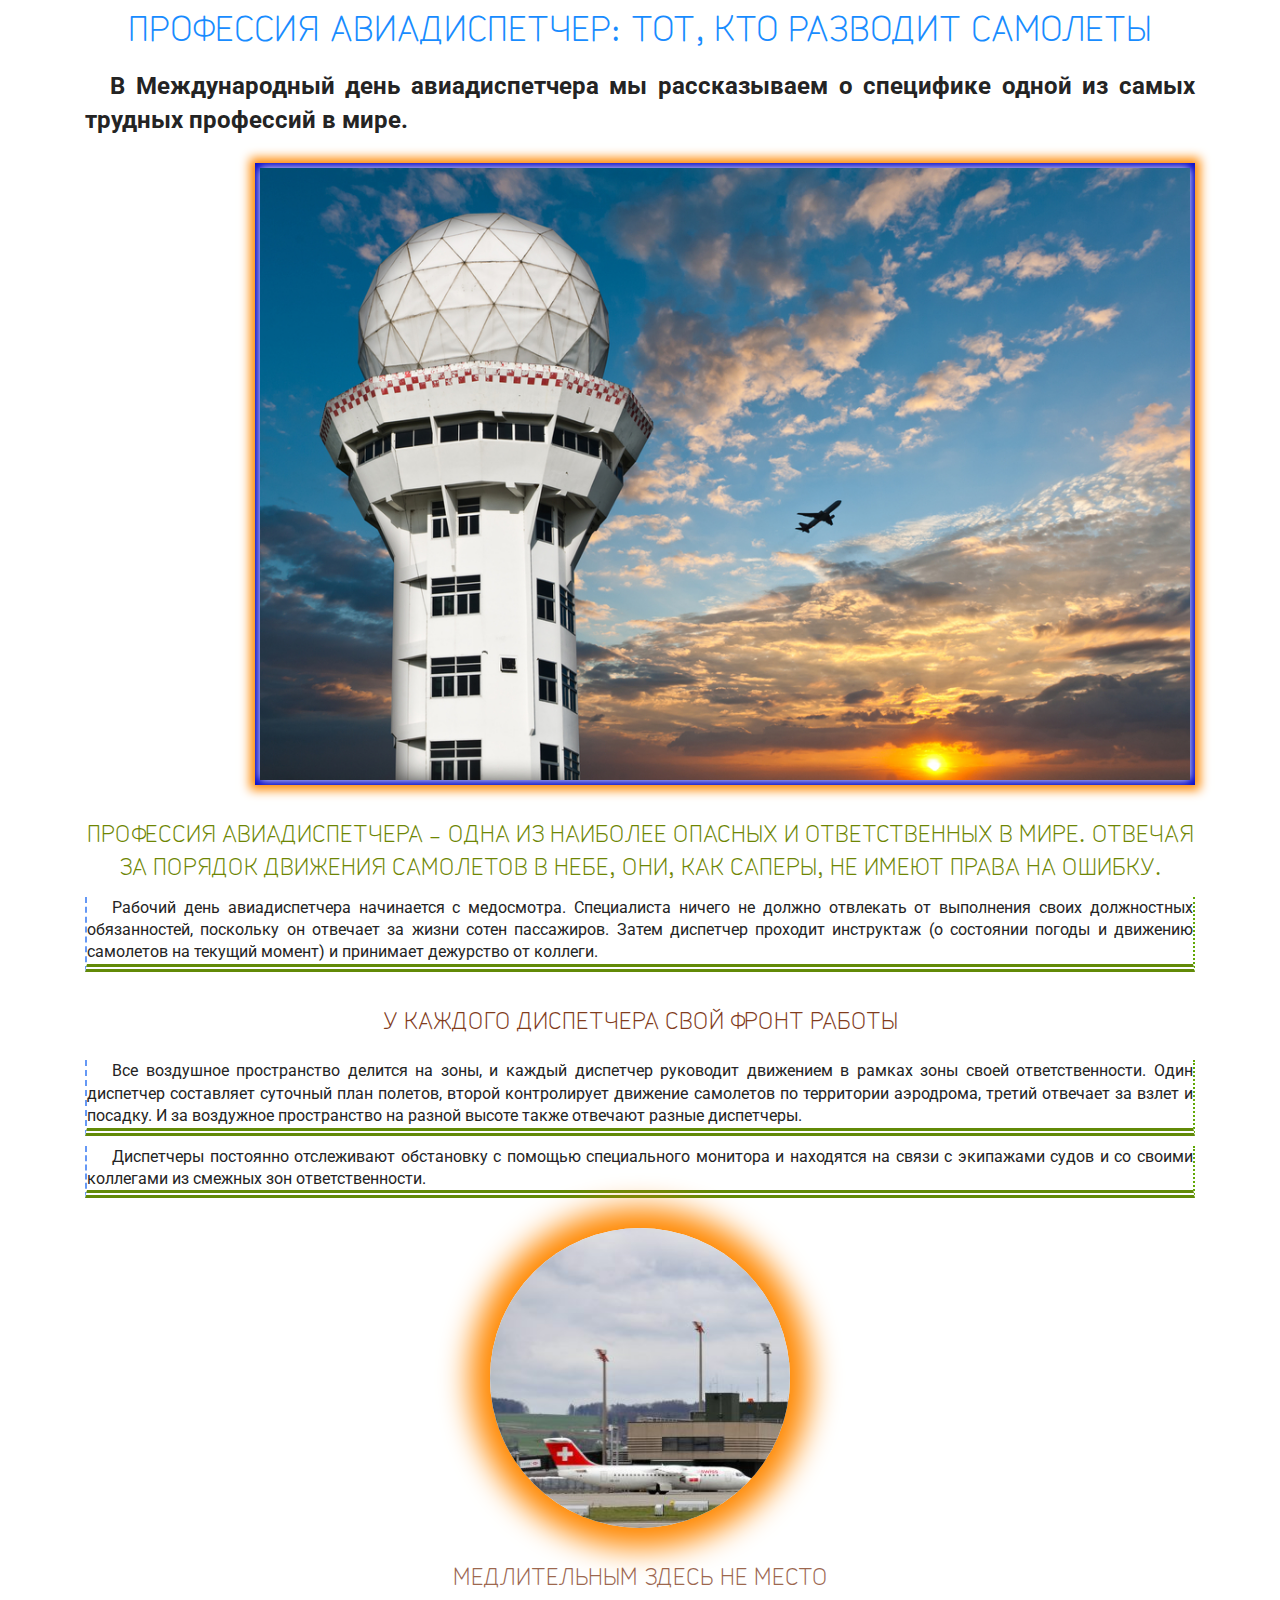
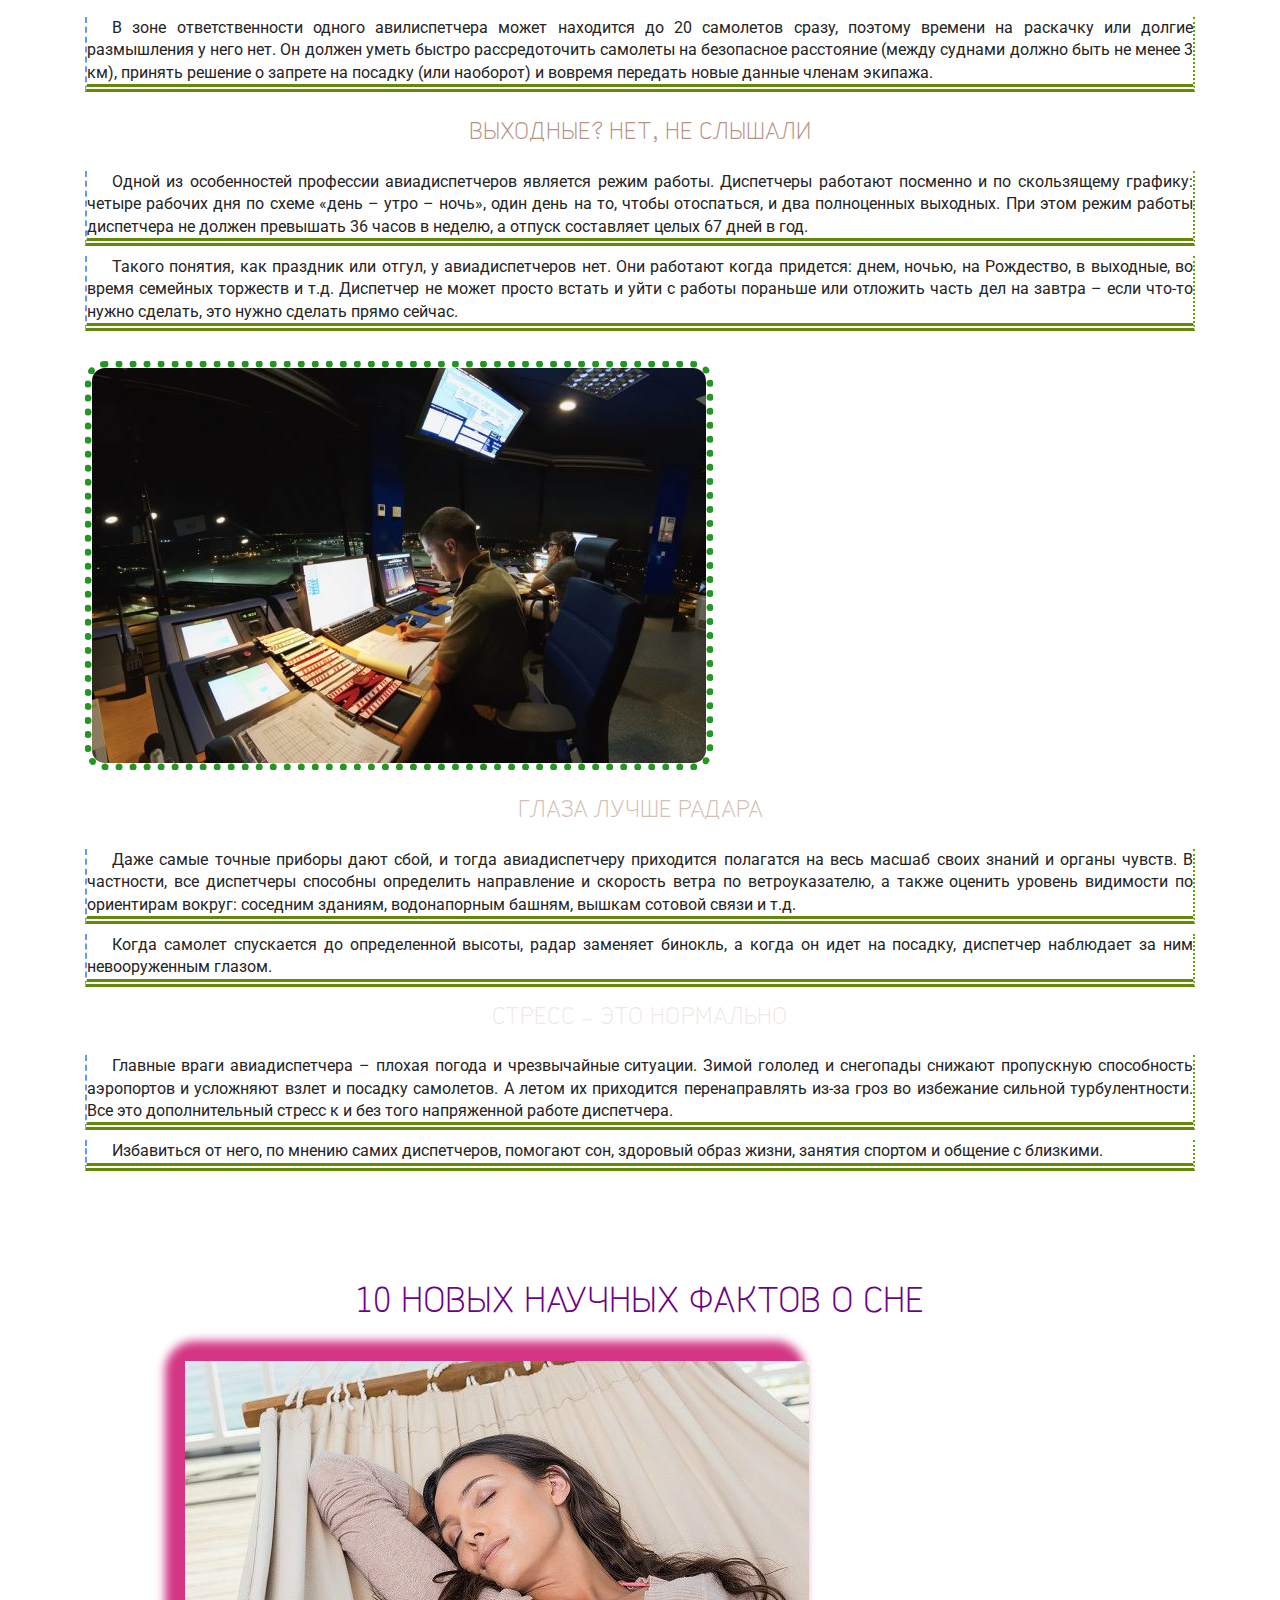
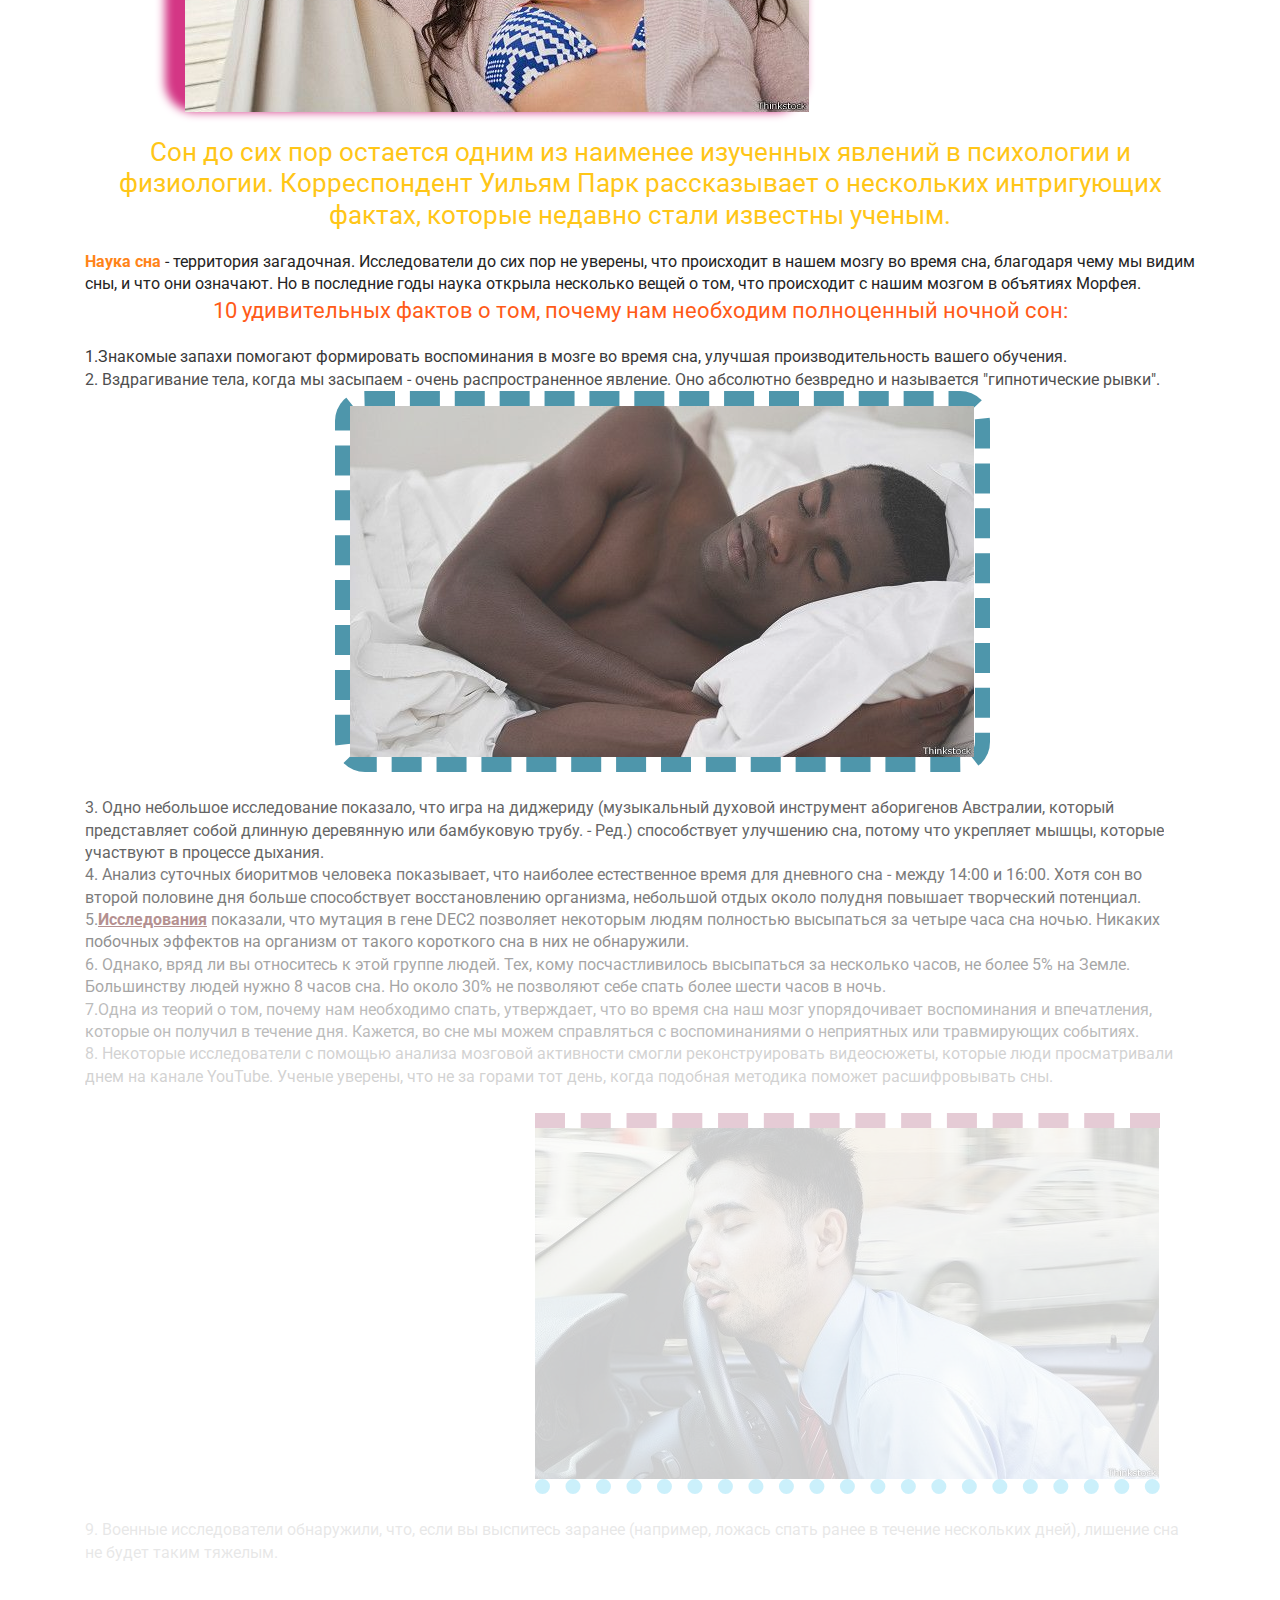
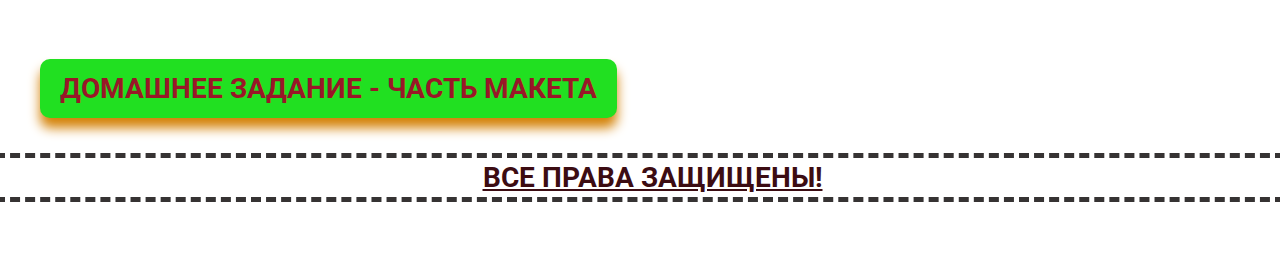
<file: index.html>
<!DOCTYPE html>
<html lang="ru">

<head>
	<meta charset="UTF-8">
	<meta http-equiv="X-UA-Compatible" content="IE=edge">
	<meta name="viewport" content="width=device-width, initial-scale=1.0">
	<link rel="stylesheet" href="css/style.css">
	<title>Lesson 6 - Курс Зима 2022</title>
</head>

<body>
	<div class="wrapper">
		<header class="header">
			<div class="container">
				<h1 class="header__title">Профессия авиадиспетчер: тот, кто разводит самолеты</h1>
				<p class="header__text">В Международный день авиадиспетчера мы рассказываем о специфике одной из самых
					трудных профессий в мире.</p>
				<div class="header__image"><img class="header__img" src="img/image-1.jpg" alt="control tower"></div>
			</div>
		</header>
		<main>
			<section class="controller">
				<div class="container">
					<div class="about">
						<h2 class="about__title">Профессия авиадиспетчера – одна из наиболее опасных и ответственных в мире.
							Отвечая за порядок движения самолетов в небе, они, как саперы, не имеют права на ошибку.</h2>
						<p class="about__text">Рабочий день авиадиспетчера начинается с медосмотра. Специалиста ничего не
							должно
							отвлекать от выполнения своих должностных обязанностей, поскольку он отвечает за жизни сотен
							пассажиров. Затем диспетчер проходит инструктаж (о состоянии погоды и движению самолетов на текущий
							момент) и принимает дежурство от коллеги.</p>
					</div>
					<div class="structure">
						<h3 class="structure__title">У каждого диспетчера свой фронт работы</h3>
						<div class="structure__text">
							<p>Все воздушное пространство делится на зоны, и каждый диспетчер руководит движением в рамках зоны
								своей ответственности. Один диспетчер составляет суточный план полетов, второй контролирует
								движение самолетов по территории аэродрома, третий отвечает за взлет и посадку. И за воздужное
								пространство на разной высоте также отвечают разные диспетчеры.</p>
							<p>Диспетчеры постоянно отслеживают обстановку с помощью специального монитора и находятся на связи
								с экипажами судов и со своими коллегами из смежных зон ответственности.</p>
						</div>
						<div class="structure__image"><img class="structure__img" src="img/image-2.jpg" alt="airfield"></div>
					</div>
					<div class="capacity">
						<h3 class="capacity__title">Медлительным здесь не место</h3>
						<div class="capacity__text">
							<p>В зоне ответственности одного авилиспетчера может находится до 20 самолетов сразу, поэтому
								времени на раскачку или долгие размышления у него нет. Он должен уметь быстро рассредоточить
								самолеты на безопасное расстояние (между суднами должно быть не менее 3 км), принять решение о
								запрете на посадку (или наоборот) и вовремя передать новые данные членам экипажа.</p>
						</div>
					</div>
					<div class="rest">
						<h3 class="rest__title">Выходные? Нет, не слышали</h3>
						<div class="rest__text">
							<p>Одной из особенностей профессии авиадиспетчеров является режим работы. Диспетчеры работают
								посменно и по скользящему графику: четыре рабочих дня по схеме «день – утро – ночь», один день
								на то, чтобы отоспаться, и два полноценных выходных. При этом режим работы диспетчера не должен
								превышать 36 часов в неделю, а отпуск составляет целых 67 дней в год.</p>
							<p>Такого понятия, как праздник или отгул, у авиадиспетчеров нет. Они работают когда придется:
								днем, ночью, на Рождество, в выходные, во время семейных торжеств и т.д. Диспетчер не может
								просто встать и уйти с работы пораньше или отложить часть дел на завтра – если что-то нужно
								сделать, это нужно сделать прямо сейчас.</p>
							<img class="rest__img" src="img/image-3.jpg" alt="nightshift">
						</div>
					</div>
					<div class="sense">
						<h3 class="sense__title">Глаза лучше радара</h3>
						<div class="sense__text">
							<p>Даже самые точные приборы дают сбой, и тогда авиадиспетчеру приходится полагатся на весь масшаб
								своих знаний и органы чувств. В частности, все диспетчеры способны определить направление и
								скорость ветра по ветроуказателю, а также оценить уровень видимости по ориентирам вокруг:
								соседним зданиям, водонапорным башням, вышкам сотовой связи и т.д.</p>
							<p>Когда самолет спускается до определенной высоты, радар заменяет бинокль, а когда он идет на
								посадку, диспетчер наблюдает за ним невооруженным глазом.
							</p>
						</div>
					</div>
					<div class="stress">
						<h3 class="stress__title">Стресс – это нормально</h3>
						<div class="stress__text">
							<p>Главные враги авиадиспетчера – плохая погода и чрезвычайные ситуации. Зимой гололед и снегопады
								снижают пропускную способность аэропортов и усложняют взлет и посадку самолетов. А летом их
								приходится перенаправлять из-за гроз во избежание сильной турбулентности. Все это дополнительный
								стресс к и без того напряженной работе диспетчера.</p>
							<p>Избавиться от него, по мнению самих диспетчеров, помогают сон, здоровый образ жизни, занятия
								спортом и общение с близкими.
							</p>
						</div>
					</div>
				</div>
			</section>
			<section class="dream">
				<div class="container">
					<div class="dream__content">
						<h2 class="dream__title">10 новых научных фактов о сне</h2>
						<div class="dream__image-1"><img src="img/dream-1.jpg" alt="sleeping woman"></div>
						<h4 class="dream__subtitle">Сон до сих пор остается одним из наименее изученных явлений в психологии и
							физиологии.
							Корреспондент Уильям Парк рассказывает о нескольких интригующих фактах, которые недавно стали
							известны ученым.</h4>
						<p><span>Наука сна</span> - территория загадочная. Исследователи до сих пор не уверены, что происходит
							в нашем
							мозгу во время сна, благодаря чему мы видим сны, и что они означают. Но в последние годы наука
							открыла несколько вещей о
							том, что происходит с нашим мозгом в объятиях Морфея.</p>
						<h5>10 удивительных фактов о том, почему нам необходим полноценный ночной сон:</h5>
						<ol>
							<li class="opacity-1"> 1.Знакомые запахи помогают формировать воспоминания в мозге во время сна,
								улучшая
								производительность
								вашего
								обучения.</li>
							<li class="opacity-2"> 2. Вздрагивание тела, когда мы засыпаем - очень распространенное явление.
								Оно абсолютно
								безвредно
								и
								называется
								"гипнотические рывки". <br>
								<div class="dream__image-2"><img src="img/dream-2.jpg" alt="sleeping man"></div>
							</li>
							<li class="opacity-3"> 3. Одно небольшое исследование показало, что игра на диджериду (музыкальный
								духовой инструмент
								аборигенов
								Австралии, который представляет собой длинную деревянную или бамбуковую трубу. - Ред.)
								способствует
								улучшению сна, потому что укрепляет мышцы, которые участвуют в процессе дыхания.</li>
							<li class="opacity-4"> 4. Анализ суточных биоритмов человека показывает, что наиболее естественное
								время для дневного
								сна -
								между
								14:00 и 16:00. Хотя сон во второй половине дня больше способствует восстановлению организма,
								небольшой
								отдых
								около полудня повышает творческий потенциал.</li>
							<li class="opacity-5"> 5.<a target="blank" href="https://google.com">Исследования</a> показали,
								что мутация в гене
								DEC2
								позволяет
								некоторым людям полностью
								высыпаться за четыре часа сна ночью. Никаких побочных эффектов на организм от такого короткого
								сна
								в
								них
								не
								обнаружили.</li>
							<li class="opacity-6"> 6. Однако, вряд ли вы относитесь к этой группе людей. Тех, кому
								посчастливилось высыпаться за
								несколько
								часов,
								не более 5% на Земле. Большинству людей нужно 8 часов сна. Но около 30% не позволяют себе спать
								более
								шести
								часов в ночь.</li>
							<li class="opacity-7"> 7.Одна из теорий о том, почему нам необходимо спать, утверждает, что во
								время сна наш мозг
								упорядочивает
								воспоминания и впечатления, которые он получил в течение дня. Кажется, во сне мы можем
								справляться
								с
								воспоминаниями о неприятных или травмирующих событиях.</li>
							<li class="opacity-8"> 8. Некоторые исследователи с помощью анализа мозговой активности смогли
								реконструировать
								видеосюжеты,
								которые
								люди просматривали днем на канале YouTube. Ученые уверены, что не за горами тот день, когда
								подобная
								методика поможет расшифровывать сны.
								<div class="dream__image-3"><img src="img/dream-3.jpg" alt="sleeping man"></div>
							</li>
							<li class="opacity-9"> 9. Военные исследователи обнаружили, что, если вы выспитесь заранее
								(например, ложась спать
								ранее
								в
								течение
								нескольких дней), лишение сна не будет таким тяжелым.</li>
							<li class="opacity-10"> 10. Если 12 ночей подряд вы будете спать всего по 6 часов, состояние вашего
								организма будет
								таким,
								как
								при
								наличии 0,1% алкоголя в крови - неразборчивая речь, нарушение равновесия, ухудшение памяти.
								Другими
								словами,
								это состояние опьянения.</li>
						</ol>
					</div>
				</div>
			</section>
			<a class="homework" target="_blank" href="template.html">Домашнее задание - часть макета</a>
		</main>
		<footer class="footer">
			<p class="footer__text permision">Все права защищены!</p>
		</footer>

	</div>
</body>

</html>
</file>
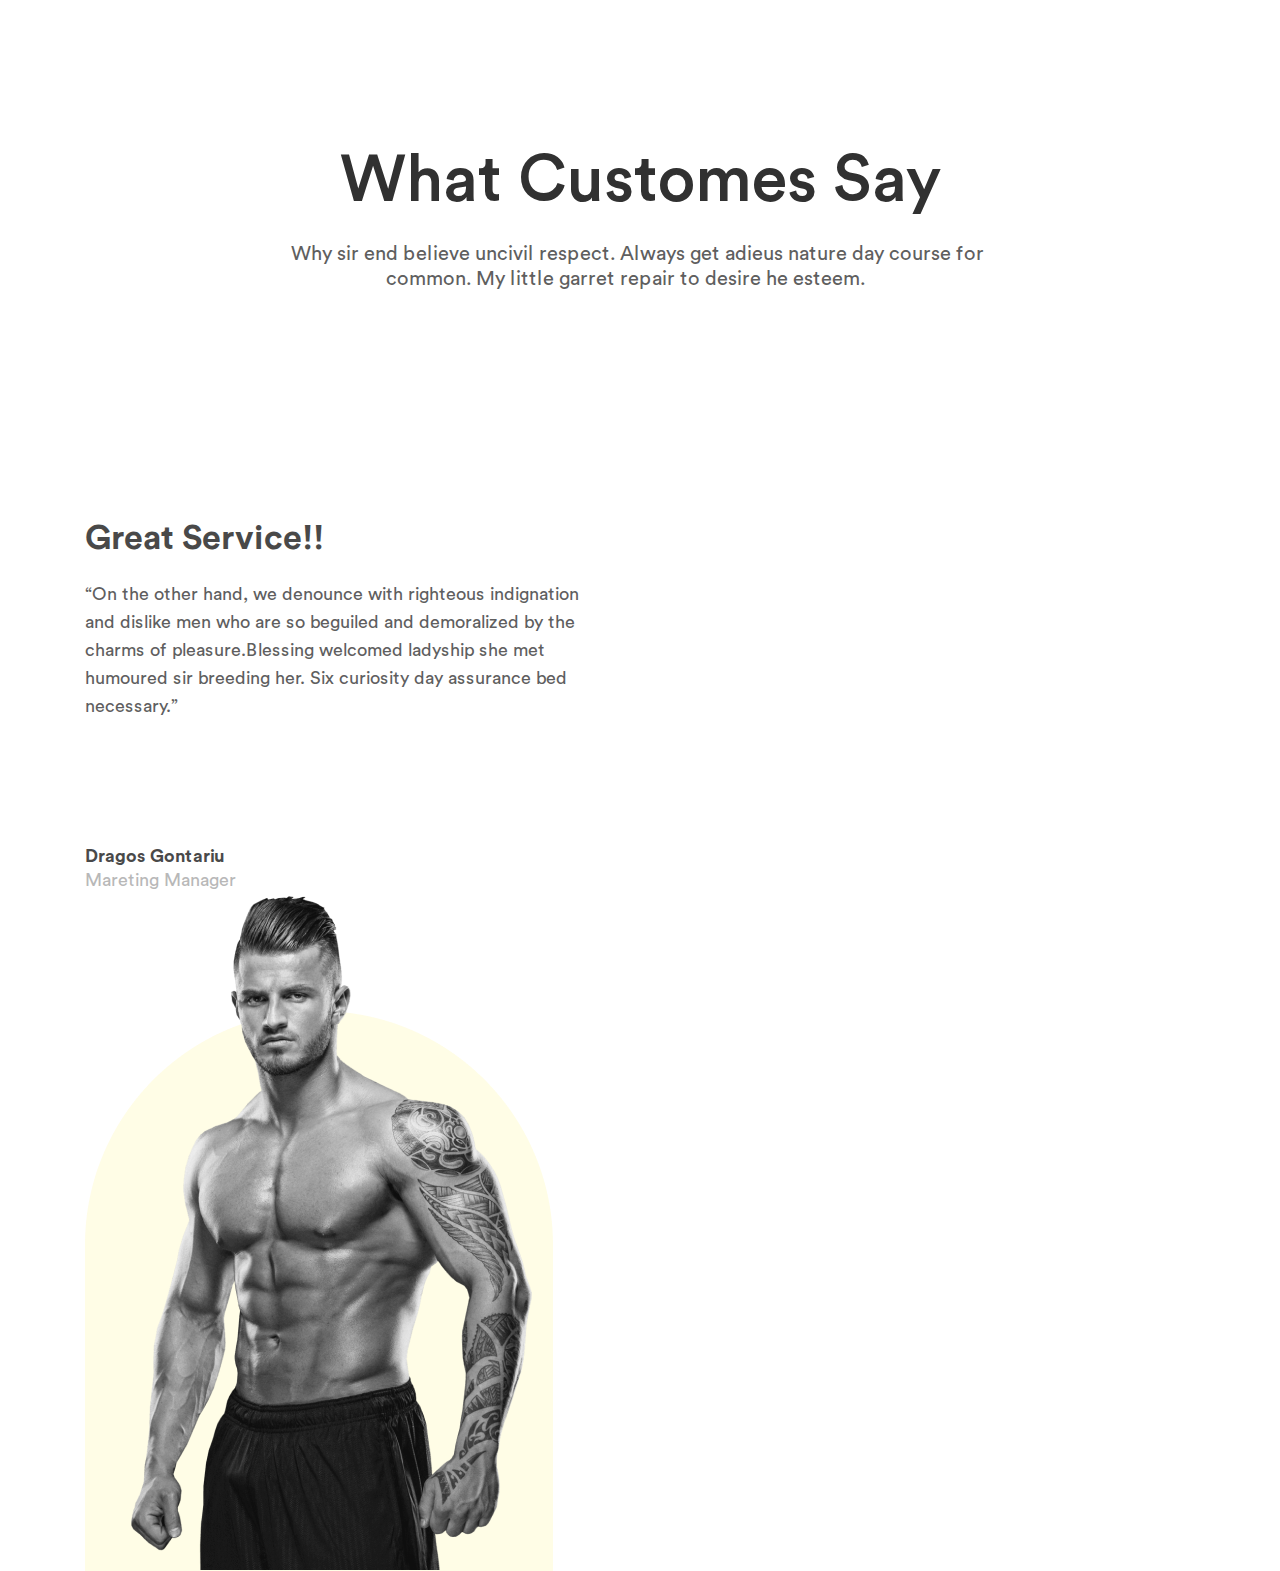
<file: template.html>
<!DOCTYPE html>
<html lang="en">

<head>
	<meta charset="UTF-8">
	<meta http-equiv="X-UA-Compatible" content="IE=edge">
	<meta name="viewport" content="width=device-width, initial-scale=1.0">
	<link rel="stylesheet" href="css/style.css">
	<title>Lesson 6 - Часть макета</title>
</head>

<body>

	<div class="content">
		<div class="container">
			<h1 class="content__title">What Customes Say</h1>
			<p class="content__text">Why sir end believe uncivil respect. Always get adieus nature day course for common.
				My little garret repair to desire he esteem.</p>
			<div class="content__review">
				<h3 class="content__review-title">Great Service!!</h3>
				<p class="content__review-text">“On the other hand, we denounce with righteous indignation and dislike men
					who are so beguiled and
					demoralized by the charms of pleasure.Blessing welcomed ladyship she met humoured sir breeding her.
					Six
					curiosity day assurance bed necessary.”
				</p>
				<p class="content__review-author">Dragos Gontariu</p>
				<p class="content__review-profession">Mareting Manager</p>
			</div>
			<div class="content__image">
				<img src="img/bodybuilder.png" alt="bodybuilder">
			</div>
		</div>
	</div>

</body>

</html>
</file>
<file: css/style.css>
/* &display=swap */

@import "null.css";

@import url("https://fonts.googleapis.com/css2?family=Roboto:ital,wght@0,400;0,700;1,400&family=Zen+Kurenaido&display=swap");

/*font-family: 'Roboto', sans-serif;
font-family: 'Zen Kurenaido', sans-serif;*/

@font-face {
	font-family: CircularStd;
	src: url("../fonts/CircularStd-Book.woff2") format("woff2"), url("../fonts/CircularStd-Book.woff") format("woff");
	font-weight: 400;
	font-style: normal;
	font-display: swap;
}
@font-face {
	font-family: CircularStd;
	src: url("../fonts/CircularStd-Medium.woff2") format("woff2"), url("../fonts/CircularStd-Medium.woff") format("woff");
	font-weight: 500;
	font-style: normal;
	font-display: swap;
}
@font-face {
	font-family: CircularStd;
	src: url("../fonts/CircularStd-Bold.woff2") format("woff2"), url("../fonts/CircularStd-Bold.woff") format("woff");
	font-weight: 700;
	font-style: normal;
	font-display: swap;
}

body {
	font-family: "Roboto", sans-serif;
	font-size: 16px;
	line-height: 1.4;
	color: #242424;
}
[class*="__title"] {
	font-family: "Zen Kurenaido", sans-serif;
	text-transform: uppercase;
	text-align: center;
}
[class*="__text"] {
	text-indent: 25px;
	text-align: justify;
}

.container {
	max-width: 1120px;
	margin: 0 auto;
	padding: 0 15px;
}

.header__title {
	color: #188cff;
	font-size: 36px;
	margin-bottom: 20px;
}
.header__text {
	font-size: 24px;
	font-weight: 700;
	margin-bottom: 25px;
}
.header__image {
	max-width: 940px;
	margin: 0 0 30px auto;
	box-shadow: inset 0px 0px 10px 5px #080bc9, 0 0 10px 5px #ff8800;
	padding: 5px;
}
.header__image img {
	width: 930px;
}

.about {
	margin-bottom: 30px;
}
.about__title {
	color: #6e8603;
	font-size: 24px;
	margin-bottom: 15px;
}
.about__text {
	border-right: 2px dotted #61a804;
	border-left: 2px dashed #6598f5;
	border-bottom: 8px double #628a07;
}
.capacity__title,
.rest__title,
.sense__title,
.stress__title,
.structure__title {
	font-size: 24px;
	color: #742704;
	margin-bottom: 25px;
}
.structure__title {
	opacity: 0.9;
}
.capacity__title {
	opacity: 0.7;
}
.rest__title {
	opacity: 0.5;
}
.sense__title {
	opacity: 0.3;
}
.stress__title {
	opacity: 0.1;
}
.structure__text p {
	margin-bottom: 10px;
	border-right: 2px dotted #61a804;
	border-left: 2px dashed #6598f5;
	border-bottom: 8px double #628a07;
}

.structure__image {
	max-width: 600px;
	margin: 30px auto;
	box-shadow: 0 0 30px 20px #ff8800;
	border-radius: 50%;
	width: 300px;
	height: 300px;
	overflow: hidden;
}
.structure__image img {
	width: 600px;
	height: 350px;
}
.capacity__text {
	margin-bottom: 20px;
	border-right: 2px dotted #61a804;
	border-left: 2px dashed #6598f5;
	border-bottom: 8px double #628a07;
}
.rest__text p {
	margin-bottom: 10px;
	border-right: 2px dotted #61a804;
	border-left: 2px dashed #6598f5;
	border-bottom: 8px double #628a07;
}

.rest__img {
	margin: 20px 0;
	border: 7px dotted #229722;
	border-radius: 20px;
}

.sense__text p {
	margin-bottom: 10px;
	border-right: 2px dotted #61a804;
	border-left: 2px dashed #6598f5;
	border-bottom: 8px double #628a07;
}
.stress {
	margin-bottom: 100px;
}

.stress__text p {
	margin-bottom: 10px;
	border-right: 2px dotted #61a804;
	border-left: 2px dashed #6598f5;
	border-bottom: 8px double #628a07;
}

.dream__title {
	color: #6c0386;
	font-size: 36px;
	margin-bottom: 40px;
}

.dream__image-1 {
	max-width: 620px;
	margin-bottom: 25px;
	margin-left: 100px;
	box-shadow: -10px -10px 10px 10px #d43685;
	border-radius: 20px;
}
.dream__image-2 {
	margin-bottom: 25px;
	margin-left: 250px;
	border: 15px dashed #227c97;
	max-width: 655px;
	border-radius: 30px;
}
.dream__image-3 {
	max-width: 625px;
	margin: 25px 0 25px 450px;
	border-bottom: 15px dotted #03b8f0;
	border-top: 15px dashed #800031;
}
.dream__subtitle {
	color: #ffc618;
	font-size: 26px;
	line-height: 1.2;
	text-align: center;
	margin-bottom: 20px;
}
.dream__content span {
	font-weight: 700;
	color: #ff8418;
}
h5 {
	text-align: center;
	font-size: 22px;
	margin-bottom: 20px;
	color: #ff5b18;
}
.opacity-1 {
	opacity: 0.9;
}
.opacity-2 {
	opacity: 0.8;
}
.opacity-3 {
	opacity: 0.7;
}
.opacity-4 {
	opacity: 0.6;
}
.opacity-5 {
	opacity: 0.5;
}
.opacity-5 a {
	color: #6d2323;
	text-decoration: underline;
	font-weight: 700;
}
.opacity-6 {
	opacity: 0.4;
}
.opacity-7 {
	opacity: 0.3;
}
.opacity-8 {
	opacity: 0.2;
}
.opacity-9 {
	opacity: 0.1;
}
.opacity-10 {
	opacity: 0;
}

.homework {
	display: inline-block;
	background-color: rgb(33, 224, 33);
	padding: 10px 20px;
	border-radius: 10px;
	box-shadow: 0 10px 12px 0 #d48207;
	color: #991728;
	font-size: 28px;
	text-transform: uppercase;
	font-weight: 700;
	margin: 50px 0 40px 40px;
}
.footer {
	height: 100px;
}
.footer__text.permision {
	font-size: 28px;
	color: #3c0c12;
	text-transform: uppercase;
	text-decoration: underline;
	text-align: center;
	font-weight: 700;
	outline: 5px dashed #363333;
}

.content {
	font-family: CircularStd, sans-serif;
	color: #5f5f5f;
}
.container {
	min-width: 1140px;
	margin: 0 auto;
}
.content__title {
	font-family: CircularStd;
	font-weight: 500;
	text-transform: none;
	margin-top: 140px;
	margin-bottom: 20px;
	font-size: 65px;
	line-height: 82px;
	text-align: center;
	color: #313131;
}
.content__text {
	max-width: 750px;
	font-size: 20px;
	line-height: 25px;
	text-align: center;
	margin-left: 165px;
	margin-bottom: 224px;
}
.content__review {
	max-width: 510px;
	min-height: 380px;
}
.content__review-title {
	font-weight: bold;
	font-size: 34px;
	line-height: 1.3;
	color: #313131;
	opacity: 0.88;
	margin-bottom: 20px;
}
.content__review-text {
	font-size: 18px;
	line-height: 28px;
	margin-bottom: 125px;
}
.content__review-author {
	font-weight: bold;
	font-size: 18px;
	line-height: 1.3;
	color: #313131;
	opacity: 0.88;
}
.content__review-profession {
	font-size: 18px;
	line-height: 23px;
	color: #b8b8b8;
}
</file>
